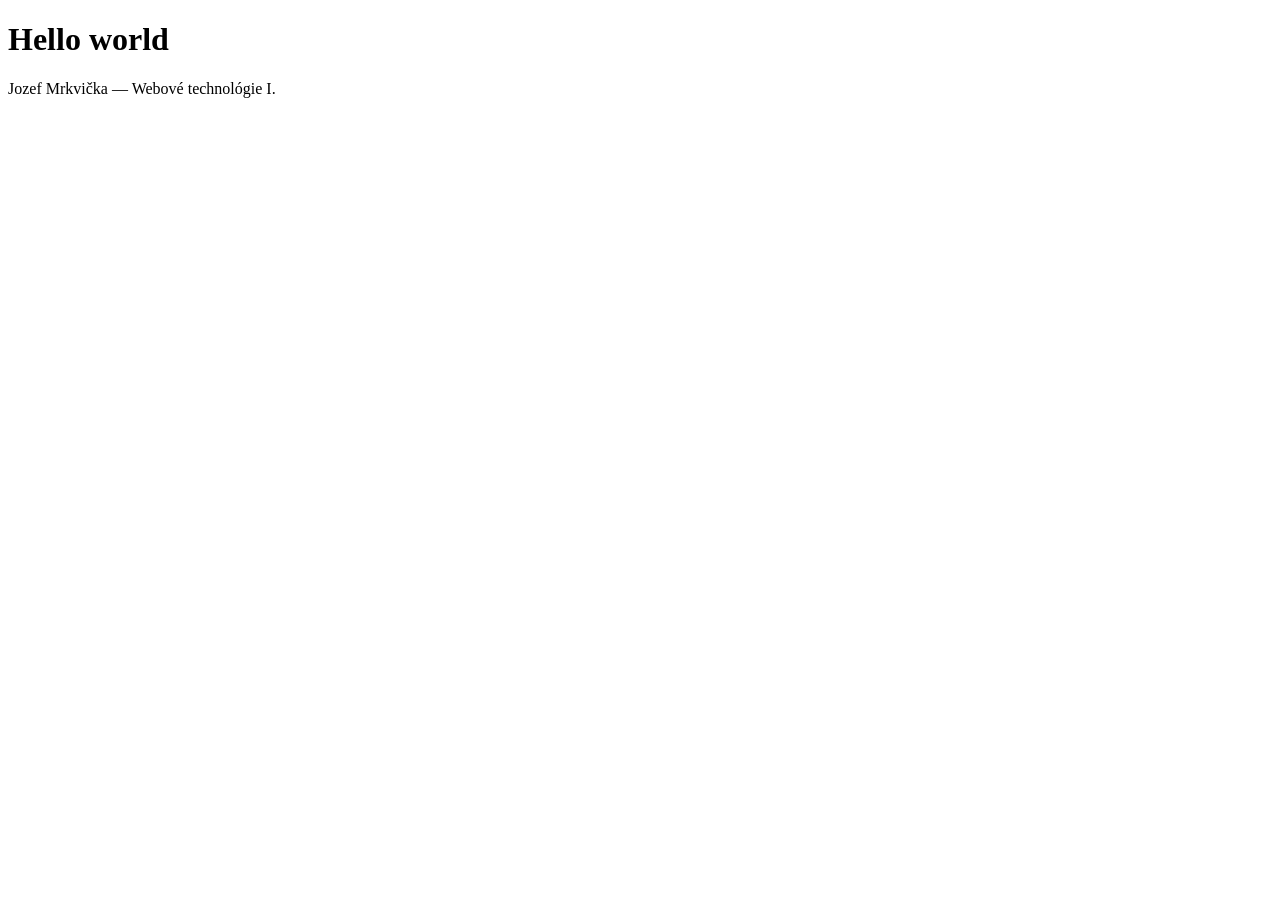
<file: index.html>
<!DOCTYPE html>
<html lang="sk">
  <head>
    <meta charset="UTF-8" />
    <meta name="viewport" content="width=device-width, initial-scale=1.0" />
    <title>Hello world</title>
  </head>
  <body>
    <h1>Hello world</h1>
    <p>Jozef Mrkvička — Webové technológie I.</p>
  </body>
</html>
</file>
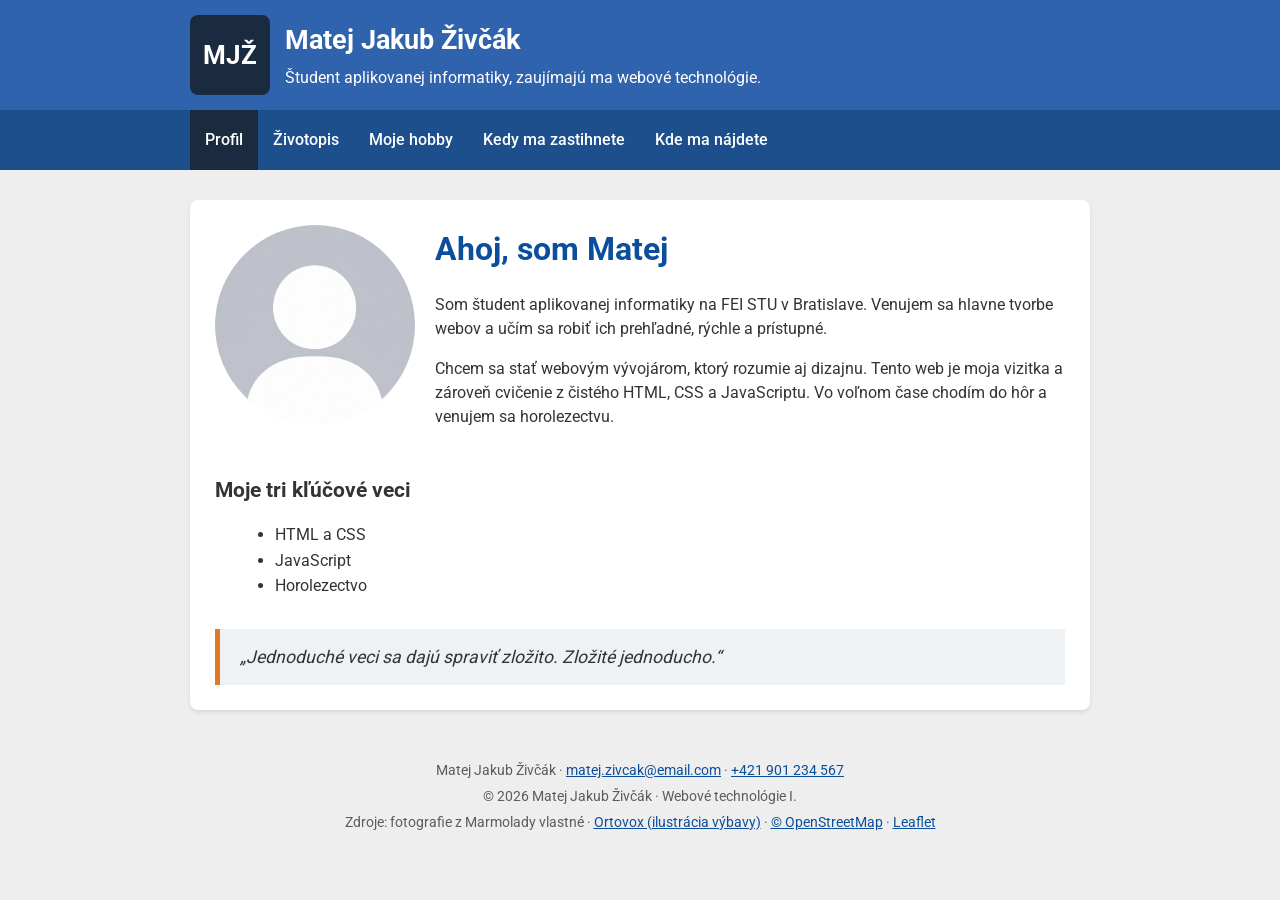
<file: Z1_zivcak/index.html>
<!DOCTYPE html>
<html lang="sk">
<head>
    <meta charset="UTF-8">
    <meta name="viewport" content="width=device-width, initial-scale=1">

    <title>Profil | Matej Jakub Živčák</title>
    <meta name="description" content="Osobná vizitka Mateja Jakuba Živčáka, študenta aplikovanej informatiky na FEI STU.">
    <meta property="og:title" content="Profil | Matej Jakub Živčák">
    <meta property="og:description" content="Osobná vizitka Mateja Jakuba Živčáka, študenta aplikovanej informatiky na FEI STU.">
    <meta property="og:type" content="website">
    <meta property="og:image" content="img/favicon.png">
    <link rel="icon" href="favicon.ico" sizes="any">
    <link rel="icon" href="img/favicon.png" type="image/png">

    <link rel="stylesheet" href="css/styles.css">
</head>

<body>
    <a class="skip-link" href="#main">Preskočiť na obsah</a>
    <div class="fixed">
        <header>
            <div class="top1">
                <div class="monogram" aria-hidden="true">MJŽ</div>   
                
                <div class="name">
                    <div class="text1">
                        Matej Jakub Živčák
                    </div>

                    <div class="text2">
                        Študent aplikovanej informatiky, zaujímajú ma webové technológie.
                    </div>
                </div>
            </div>
        </header>

        <nav aria-label="Hlavná navigácia">
            <button class="menu-toggle" type="button" aria-expanded="false" aria-controls="menu">☰ Menu</button>
            <ul class="menu" id="menu">
                <li><a href="index.html" class="active" aria-current="page">Profil</a></li>
                <li><a href="pages/cv.html">Životopis</a></li>
                <li><a href="pages/workspace.html">Moje hobby</a></li>
                <li><a href="pages/schedule.html">Kedy ma zastihnete</a></li>
                <li><a href="pages/map.html">Kde ma nájdete</a></li>
            </ul>
        </nav>
    </div>  

    
    <main id="main" class="container">
        <section class="card">
            <div class="bio-section">
                <img src="img/avatar.jpg" alt="Avatar Mateja – ilustrácia postavy" width="200" height="200" loading="lazy" class="profile-img">
                <div class="bio-text">
                    <h1>Ahoj, som Matej</h1>
                    <p>Som študent aplikovanej informatiky na FEI STU v Bratislave. Venujem sa hlavne tvorbe webov a učím sa robiť ich prehľadné, rýchle a prístupné.</p>
                    <p>Chcem sa stať webovým vývojárom, ktorý rozumie aj dizajnu. Tento web je moja vizitka a zároveň cvičenie z čistého HTML, CSS a JavaScriptu. Vo voľnom čase chodím do hôr a venujem sa horolezectvu.</p>
                </div>
            </div>

            <h2>Moje tri kľúčové veci</h2>
            <ul>
                <li>HTML a CSS</li>
                <li>JavaScript</li>
                <li>Horolezectvo</li>
            </ul>

            <aside>
                <blockquote>
                    „Jednoduché veci sa dajú spraviť zložito. Zložité jednoducho.“
                </blockquote>
            </aside>
        </section>
    </main>
    
    <footer>
        <address>
            Matej Jakub Živčák ·
            <a href="mailto:matej.zivcak@email.com">matej.zivcak@email.com</a> ·
            <a href="tel:+421901234567">+421 901 234 567</a>
        </address>
        <p>© 2026 Matej Jakub Živčák · Webové technológie I.</p>
        <p>
            Zdroje: fotografie z Marmolady vlastné ·
            <a href="https://www.ortovox.com/uk/safety-academy-lab-ice/chapter-1/equipment-for-high-alpine-touring" target="_blank" rel="noopener">Ortovox (ilustrácia výbavy)</a> ·
            <a href="https://www.openstreetmap.org/copyright" target="_blank" rel="noopener">© OpenStreetMap</a> ·
            <a href="https://leafletjs.com/" target="_blank" rel="noopener">Leaflet</a>
        </p>
    </footer>
    <script src="js/script.js"></script>
</body>
</html>
</file>
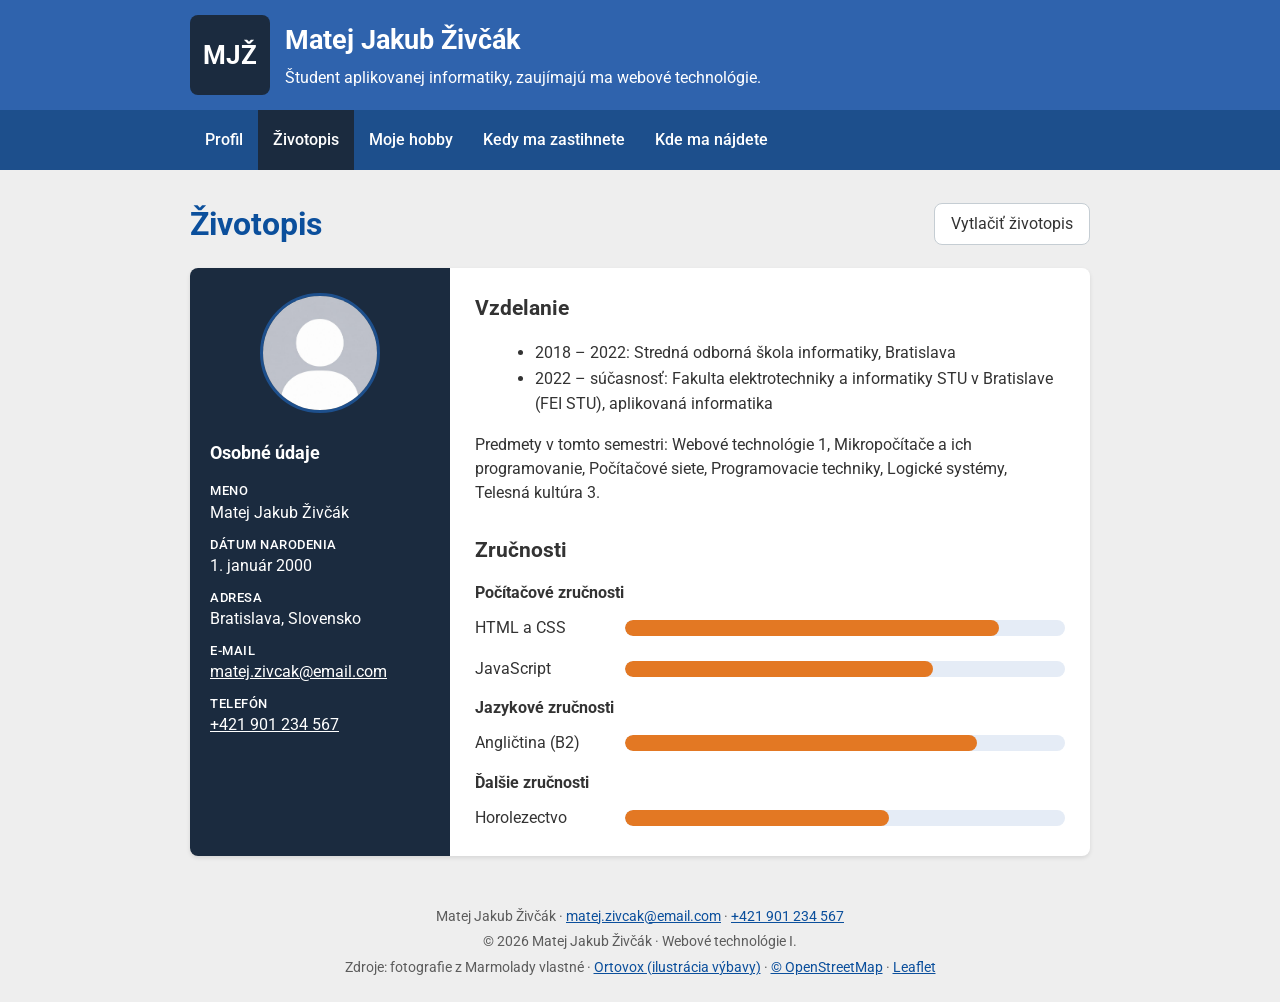
<file: Z1_zivcak/pages/cv.html>
<!DOCTYPE html>
<html lang="sk">
<head>
    <meta charset="UTF-8">
    <meta name="viewport" content="width=device-width, initial-scale=1">

    <title>Životopis | Matej Jakub Živčák</title>
    <meta name="description" content="Životopis Mateja Jakuba Živčáka: vzdelanie, kontakt a zručnosti.">
    <meta property="og:title" content="Životopis | Matej Jakub Živčák">
    <meta property="og:description" content="Životopis Mateja Jakuba Živčáka: vzdelanie, kontakt a zručnosti.">
    <meta property="og:type" content="website">
    <meta property="og:image" content="../img/favicon.png">
    <link rel="icon" href="../favicon.ico" sizes="any">
    <link rel="icon" href="../img/favicon.png" type="image/png">

    <link rel="stylesheet" href="../css/styles.css">
    <link rel="stylesheet" href="../css/print.css" media="print">
</head>

<body>
    <a class="skip-link" href="#main">Preskočiť na obsah</a>
    <div class="fixed">
        <header>
            <div class="top1">
                <div class="monogram" aria-hidden="true">MJŽ</div>   
                
                <div class="name">
                    <div class="text1">
                        Matej Jakub Živčák
                    </div>

                    <div class="text2">
                        Študent aplikovanej informatiky, zaujímajú ma webové technológie.
                    </div>
                </div>
            </div>
        </header>

        <nav aria-label="Hlavná navigácia">
            <button class="menu-toggle" type="button" aria-expanded="false" aria-controls="menu">☰ Menu</button>
            <ul class="menu" id="menu">
                <li><a href="../index.html">Profil</a></li>
                <li><a href="cv.html" class="active" aria-current="page">Životopis</a></li>
                <li><a href="workspace.html">Moje hobby</a></li>
                <li><a href="schedule.html">Kedy ma zastihnete</a></li>
                <li><a href="map.html">Kde ma nájdete</a></li>
            </ul>
        </nav>
    </div>  

    <main id="main" class="container">
        <div class="page-title">
            <h1>Životopis</h1>
            <button type="button" id="print-button">Vytlačiť životopis</button>
        </div>

        <div class="cv">
            <aside class="cv-section-left">
                <div class="profile-avatar">
                    <img src="../img/avatar.jpg" alt="Avatar Mateja – ilustrácia postavy v kruhu" width="120" height="120">
                </div>
                <h2>Osobné údaje</h2>
                <dl class="info">
                    <div><dt>Meno</dt><dd>Matej Jakub Živčák</dd></div>
                    <div><dt>Dátum narodenia</dt><dd>1. január 2000</dd></div>
                </dl>
                <address>
                    <dl class="info">
                        <div><dt>Adresa</dt><dd>Bratislava, Slovensko</dd></div>
                        <div><dt>E-mail</dt><dd><a href="mailto:matej.zivcak@email.com">matej.zivcak@email.com</a></dd></div>
                        <div><dt>Telefón</dt><dd><a href="tel:+421901234567">+421 901 234 567</a></dd></div>
                    </dl>
                </address>
            </aside>

            <section class="cv-section-right">
                <h2>Vzdelanie</h2>
                <ul>
                    <li>2018 – 2022: Stredná odborná škola informatiky, Bratislava</li>
                    <li>2022 – súčasnosť: Fakulta elektrotechniky a informatiky STU v Bratislave (FEI STU), aplikovaná informatika</li>
                </ul>
                <p>Predmety v tomto semestri: Webové technológie 1, Mikropočítače a ich programovanie, Počítačové siete, Programovacie techniky, Logické systémy, Telesná kultúra 3.</p>

                <h2>Zručnosti</h2>
                <h3 class="skills-title">Počítačové zručnosti</h3>
                <ul class="skills">
                    <li>
                        <span>HTML a CSS</span>
                        <div class="bar" role="meter" aria-label="HTML a CSS" aria-valuemin="0" aria-valuemax="100" aria-valuenow="85"><div class="fill" style="width: 85%;"></div></div>
                    </li>
                    <li>
                        <span>JavaScript</span>
                        <div class="bar" role="meter" aria-label="JavaScript" aria-valuemin="0" aria-valuemax="100" aria-valuenow="70"><div class="fill" style="width: 70%;"></div></div>
                    </li>
                </ul>

                <h3 class="skills-title">Jazykové zručnosti</h3>
                <ul class="skills">
                    <li>
                        <span>Angličtina (B2)</span>
                        <div class="bar" role="meter" aria-label="Angličtina" aria-valuemin="0" aria-valuemax="100" aria-valuenow="80"><div class="fill" style="width: 80%;"></div></div>
                    </li>
                </ul>

                <h3 class="skills-title">Ďalšie zručnosti</h3>
                <ul class="skills">
                    <li>
                        <span>Horolezectvo</span>
                        <div class="bar" role="meter" aria-label="Horolezectvo" aria-valuemin="0" aria-valuemax="100" aria-valuenow="60"><div class="fill" style="width: 60%;"></div></div>
                    </li>
                </ul>
            </section>
        </div>
    </main>
    
    <footer>
        <address>
            Matej Jakub Živčák ·
            <a href="mailto:matej.zivcak@email.com">matej.zivcak@email.com</a> ·
            <a href="tel:+421901234567">+421 901 234 567</a>
        </address>
        <p>© 2026 Matej Jakub Živčák · Webové technológie I.</p>
        <p>
            Zdroje: fotografie z Marmolady vlastné ·
            <a href="https://www.ortovox.com/uk/safety-academy-lab-ice/chapter-1/equipment-for-high-alpine-touring" target="_blank" rel="noopener">Ortovox (ilustrácia výbavy)</a> ·
            <a href="https://www.openstreetmap.org/copyright" target="_blank" rel="noopener">© OpenStreetMap</a> ·
            <a href="https://leafletjs.com/" target="_blank" rel="noopener">Leaflet</a>
        </p>
    </footer>
    <script src="../js/script.js"></script>
</body>
</html>
</file>
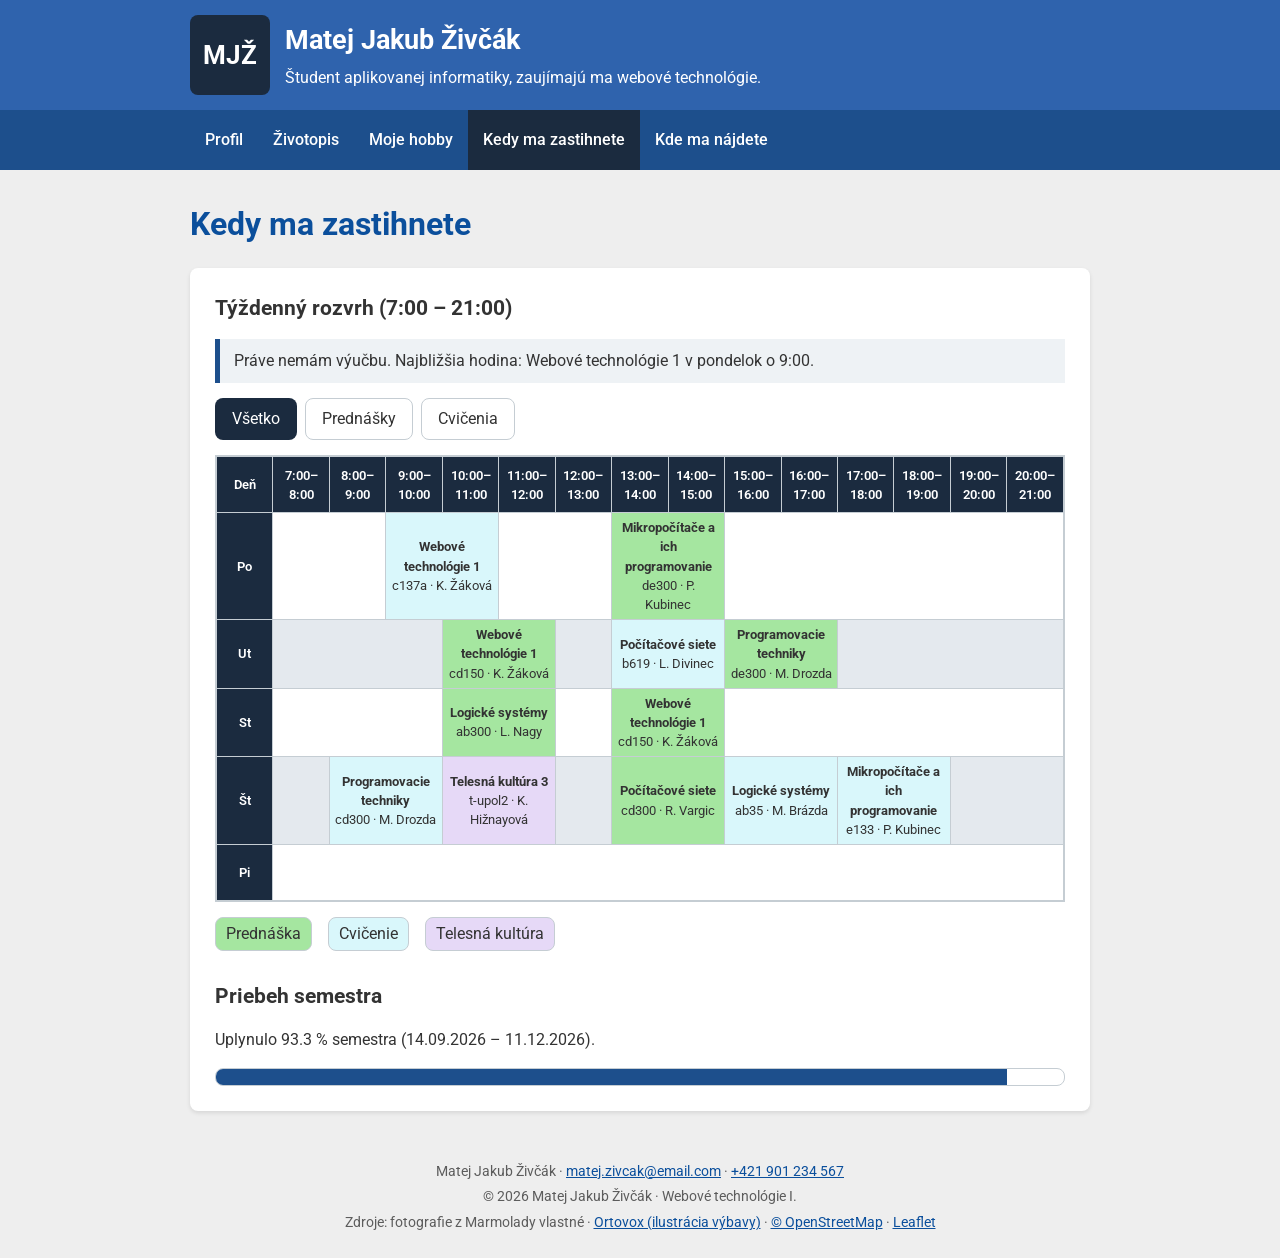
<file: Z1_zivcak/pages/schedule.html>
<!DOCTYPE html>
<html lang="sk">
<head>
    <meta charset="UTF-8">
    <meta name="viewport" content="width=device-width, initial-scale=1">

    <title>Kedy ma zastihnete | Matej Jakub Živčák</title>
    <meta name="description" content="Môj semestrálny rozvrh s prehľadom prednášok a cvičení.">
    <meta property="og:title" content="Kedy ma zastihnete | Matej Jakub Živčák">
    <meta property="og:description" content="Môj semestrálny rozvrh s prehľadom prednášok a cvičení.">
    <meta property="og:type" content="website">
    <meta property="og:image" content="../img/favicon.png">
    <link rel="icon" href="../favicon.ico" sizes="any">
    <link rel="icon" href="../img/favicon.png" type="image/png">

    <link rel="stylesheet" href="../css/styles.css">
</head>

<body>
    <a class="skip-link" href="#main">Preskočiť na obsah</a>
    <div class="fixed">
        <header>
            <div class="top1">
                <div class="monogram" aria-hidden="true">MJŽ</div>   
                
                <div class="name">
                    <div class="text1">
                        Matej Jakub Živčák
                    </div>

                    <div class="text2">
                        Študent aplikovanej informatiky, zaujímajú ma webové technológie.
                    </div>
                </div>
            </div>
        </header>

        <nav aria-label="Hlavná navigácia">
            <button class="menu-toggle" type="button" aria-expanded="false" aria-controls="menu">☰ Menu</button>
            <ul class="menu" id="menu">
                <li><a href="../index.html">Profil</a></li>
                <li><a href="cv.html">Životopis</a></li>
                <li><a href="workspace.html">Moje hobby</a></li>
                <li><a href="schedule.html" class="active" aria-current="page">Kedy ma zastihnete</a></li>
                <li><a href="map.html">Kde ma nájdete</a></li>
            </ul>
        </nav>
    </div>  

     <main id="main" class="container schedule">
        <h1>Kedy ma zastihnete</h1>
        <section class="card">
        <h2>Týždenný rozvrh (7:00 – 21:00)</h2>
        <p id="status" role="status">Aktuálnu hodinu zvýrazňuje JavaScript – ak je vypnutý, rozvrh nájdete v tabuľke nižšie.</p>
 
        <div class="filters" role="group" aria-label="Filter rozvrhu">
            <button type="button" data-filter="all" class="active" aria-pressed="true">Všetko</button>
            <button type="button" data-filter="lecture" aria-pressed="false">Prednášky</button>
            <button type="button" data-filter="exercise" aria-pressed="false">Cvičenia</button>
        </div>
        <p id="empty" hidden>Pre tento filter nie je v rozvrhu žiadna hodina.</p>
 
        <div class="table-wrap">
            <table id="timetable">
                <thead><tr><th scope="col">Deň</th><th scope="col">7:00–8:00</th><th scope="col">8:00–9:00</th><th scope="col">9:00–10:00</th><th scope="col">10:00–11:00</th><th scope="col">11:00–12:00</th><th scope="col">12:00–13:00</th><th scope="col">13:00–14:00</th><th scope="col">14:00–15:00</th><th scope="col">15:00–16:00</th><th scope="col">16:00–17:00</th><th scope="col">17:00–18:00</th><th scope="col">18:00–19:00</th><th scope="col">19:00–20:00</th><th scope="col">20:00–21:00</th></tr></thead>
                <tbody>
                <tr><th scope="row">Po</th>
                    <td class="free" colspan="2"></td>
                    <td class="exercise" colspan="2" data-day="1" data-start="9" data-end="11"><b>Webové technológie 1</b>c137a · K. Žáková</td>
                    <td class="free" colspan="2"></td>
                    <td class="lecture" colspan="2" data-day="1" data-start="13" data-end="15"><b>Mikropočítače a ich programovanie</b>de300 · P. Kubinec</td>
                    <td class="free" colspan="6"></td>
                </tr>
                <tr><th scope="row">Ut</th>
                    <td class="free" colspan="3"></td>
                    <td class="lecture" colspan="2" data-day="2" data-start="10" data-end="12"><b>Webové technológie 1</b>cd150 · K. Žáková</td>
                    <td class="free"></td>
                    <td class="exercise" colspan="2" data-day="2" data-start="13" data-end="15"><b>Počítačové siete</b>b619 · L. Divinec</td>
                    <td class="lecture" colspan="2" data-day="2" data-start="15" data-end="17"><b>Programovacie techniky</b>de300 · M. Drozda</td>
                    <td class="free" colspan="4"></td>
                </tr>
                <tr><th scope="row">St</th>
                    <td class="free" colspan="3"></td>
                    <td class="lecture" colspan="2" data-day="3" data-start="10" data-end="12"><b>Logické systémy</b>ab300 · L. Nagy</td>
                    <td class="free"></td>
                    <td class="lecture" colspan="2" data-day="3" data-start="13" data-end="15"><b>Webové technológie 1</b>cd150 · K. Žáková</td>
                    <td class="free" colspan="6"></td>
                </tr>
                <tr><th scope="row">Št</th>
                    <td class="free"></td>
                    <td class="exercise" colspan="2" data-day="4" data-start="8" data-end="10"><b>Programovacie techniky</b>cd300 · M. Drozda</td>
                    <td class="pe" colspan="2" data-day="4" data-start="10" data-end="12"><b>Telesná kultúra 3</b>t-upol2 · K. Hižnayová</td>
                    <td class="free"></td>
                    <td class="lecture" colspan="2" data-day="4" data-start="13" data-end="15"><b>Počítačové siete</b>cd300 · R. Vargic</td>
                    <td class="exercise" colspan="2" data-day="4" data-start="15" data-end="17"><b>Logické systémy</b>ab35 · M. Brázda</td>
                    <td class="exercise" colspan="2" data-day="4" data-start="17" data-end="19"><b>Mikropočítače a ich programovanie</b>e133 · P. Kubinec</td>
                    <td class="free" colspan="2"></td>
                </tr>
                <tr><th scope="row">Pi</th>
                    <td class="free" colspan="14"></td>
                </tr>
                </tbody>
            </table>
        </div>
 
        <ul class="legend"><li class="lecture">Prednáška</li><li class="exercise">Cvičenie</li><li class="pe">Telesná kultúra</li></ul>
 
        <h2>Priebeh semestra</h2>
        <p id="progress-label"></p>
        <div class="progress" role="progressbar" aria-label="Uplynutá časť semestra" aria-valuemin="0" aria-valuemax="100"><div id="progress-fill"></div></div>
    </section>
    </main>

    <footer>
        <address>
            Matej Jakub Živčák ·
            <a href="mailto:matej.zivcak@email.com">matej.zivcak@email.com</a> ·
            <a href="tel:+421901234567">+421 901 234 567</a>
        </address>
        <p>© 2026 Matej Jakub Živčák · Webové technológie I.</p>
        <p>
            Zdroje: fotografie z Marmolady vlastné ·
            <a href="https://www.ortovox.com/uk/safety-academy-lab-ice/chapter-1/equipment-for-high-alpine-touring" target="_blank" rel="noopener">Ortovox (ilustrácia výbavy)</a> ·
            <a href="https://www.openstreetmap.org/copyright" target="_blank" rel="noopener">© OpenStreetMap</a> ·
            <a href="https://leafletjs.com/" target="_blank" rel="noopener">Leaflet</a>
        </p>
    </footer>
    <script src="../js/script.js"></script>
</body>
</html>
</file>
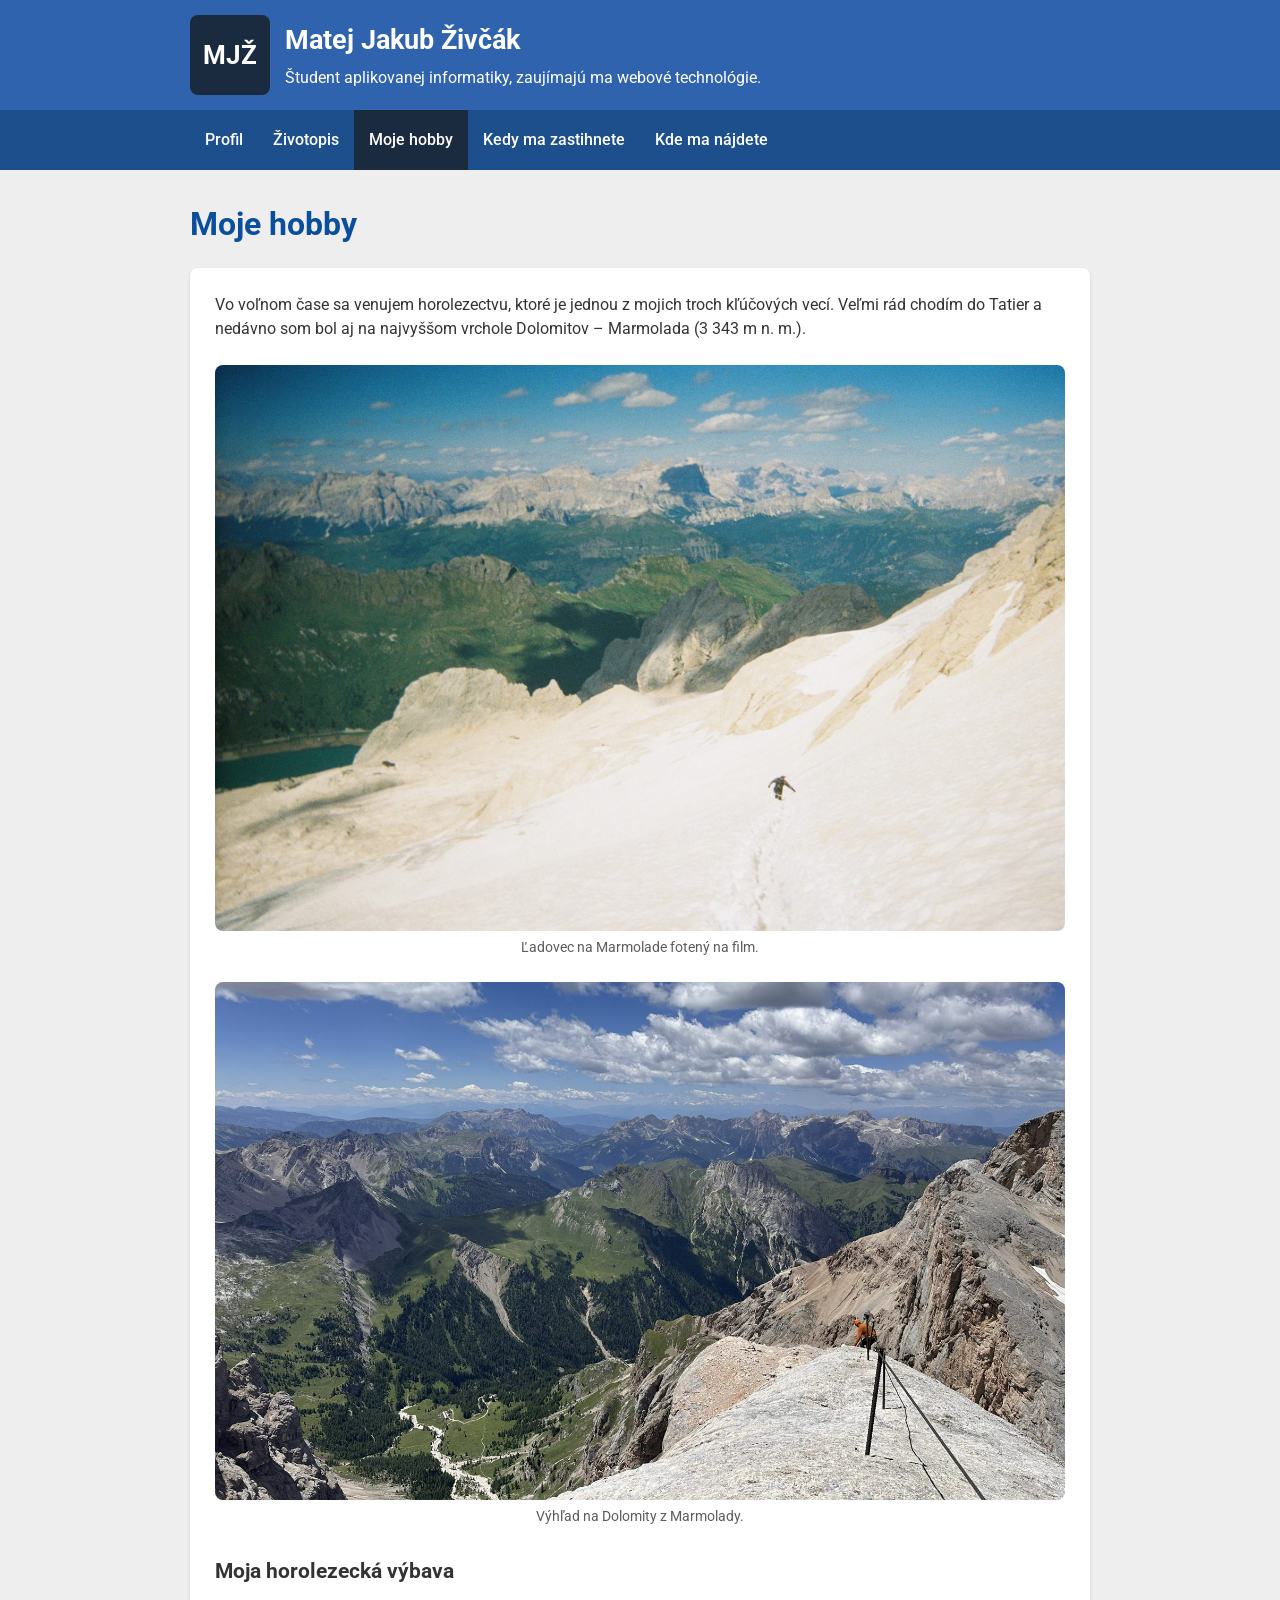
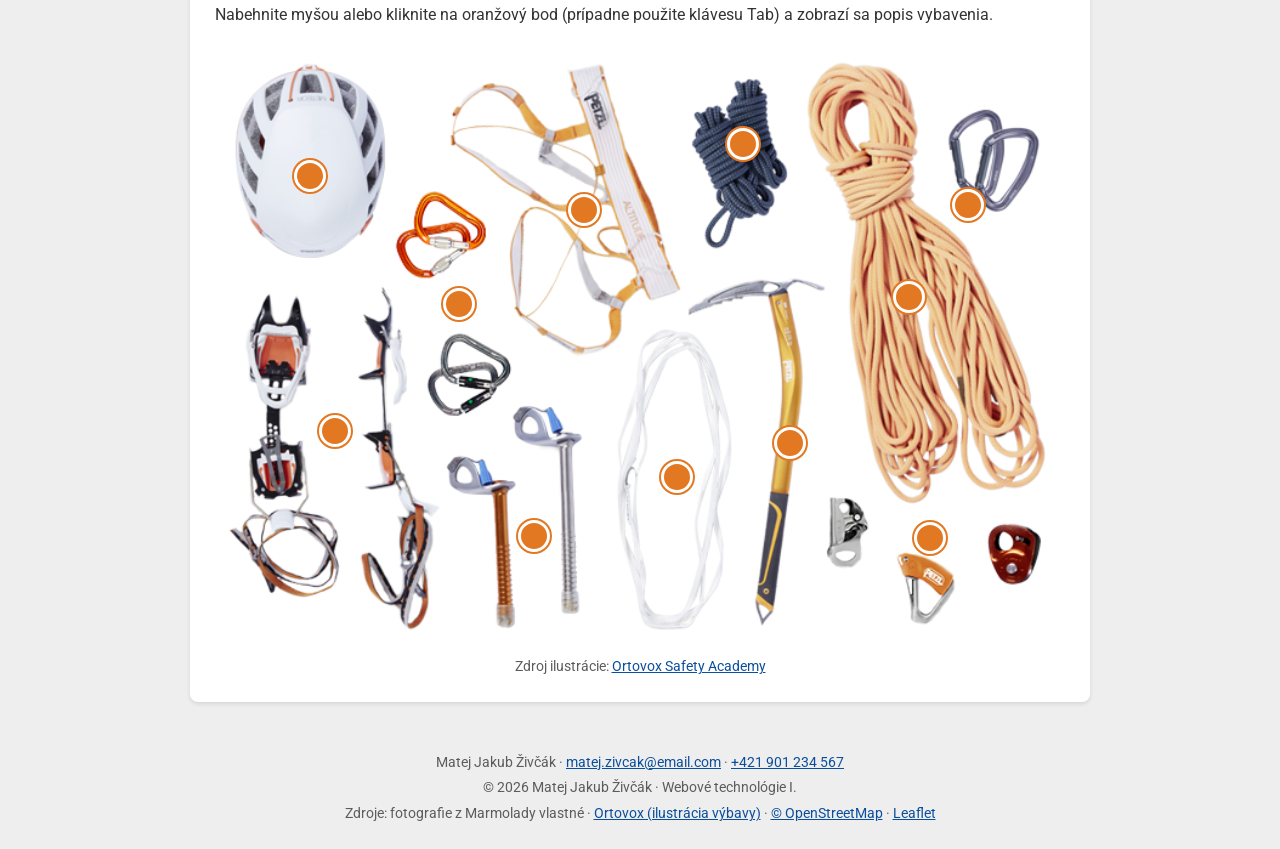
<file: Z1_zivcak/pages/workspace.html>
<!DOCTYPE html>
<html lang="sk">
<head>
    <meta charset="UTF-8">
    <meta name="viewport" content="width=device-width, initial-scale=1">

    <title>Moje hobby | Matej Jakub Živčák</title>
    <meta name="description" content="Moje hobby: horolezectvo, výstup na Marmoladu a moja horolezecká výbava.">
    <meta property="og:title" content="Moje hobby | Matej Jakub Živčák">
    <meta property="og:description" content="Moje hobby: horolezectvo, výstup na Marmoladu a moja horolezecká výbava.">
    <meta property="og:type" content="website">
    <meta property="og:image" content="../img/favicon.png">
    <link rel="icon" href="../favicon.ico" sizes="any">
    <link rel="icon" href="../img/favicon.png" type="image/png">

    <link rel="stylesheet" href="../css/styles.css">
</head>

<body>
    <a class="skip-link" href="#main">Preskočiť na obsah</a>
    <div class="fixed">
        <header>
            <div class="top1">
                <div class="monogram" aria-hidden="true">MJŽ</div>   
                
                <div class="name">
                    <div class="text1">
                        Matej Jakub Živčák
                    </div>

                    <div class="text2">
                        Študent aplikovanej informatiky, zaujímajú ma webové technológie.
                    </div>
                </div>
            </div>
        </header>

        <nav aria-label="Hlavná navigácia">
            <button class="menu-toggle" type="button" aria-expanded="false" aria-controls="menu">☰ Menu</button>
            <ul class="menu" id="menu">
                <li><a href="../index.html">Profil</a></li>
                <li><a href="cv.html">Životopis</a></li>
                <li><a href="workspace.html" class="active" aria-current="page">Moje hobby</a></li>
                <li><a href="schedule.html">Kedy ma zastihnete</a></li>
                <li><a href="map.html">Kde ma nájdete</a></li>
            </ul>
        </nav>
    </div>  


    <main id="main" class="container">
        <h1>Moje hobby</h1>
        <section class="card">
            <p class="hobby-intro">Vo voľnom čase sa venujem horolezectvu, ktoré je jednou z mojich troch kľúčových vecí. Veľmi rád chodím do Tatier a nedávno som bol aj na najvyššom vrchole Dolomitov – Marmolada (3 343 m n. m.).</p>

            <figure class="hobby-photo">
                <img class="image" src="../img/marmolada-glacier.jpg" alt="Horolezec stúpa po ľadovci na Marmolade, v pozadí štíty Dolomitov" width="1600" height="1066" loading="lazy">
                <figcaption>Ľadovec na Marmolade fotený na film.</figcaption>
            </figure>

            <figure class="hobby-photo">
                <img class="image" src="../img/dolomites-view.jpg" alt="Výhľad z hrebeňa Marmolady na zelené doliny a štíty Dolomitov" width="1600" height="975" loading="lazy">
                <figcaption>Výhľad na Dolomity z Marmolady.</figcaption>
            </figure>

            <h2>Moja horolezecká výbava</h2>
            <p>Nabehnite myšou alebo kliknite na oranžový bod (prípadne použite klávesu Tab) a zobrazí sa popis vybavenia.</p>

            <figure class="hotspot-figure">
                <div class="hotspot-image">
                    <img src="../img/equipment.png" alt="Ilustrácia horolezeckej výbavy: prilba, úväzok, laná, karabíny, mačky, cepín, ľadovcové skrutky a blokanty" width="700" height="500">

        <div class="hotspot" style="--x: 11.2%; --y: 21.8%">
          <button class="hotspot__dot" type="button" aria-label="Prilba"></button>
          <div class="hotspot__panel">
            <h2>Prilba</h2>
            <p>Chráni hlavu pred padajúcimi kameňmi, ľadom a pri páde.</p>
          </div>
        </div>

        <div class="hotspot" style="--x: 28.7%; --y: 43%">
          <button class="hotspot__dot" type="button" aria-label="Karabíny s poistkou"></button>
          <div class="hotspot__panel">
            <h2>Karabíny s poistkou</h2>
            <p>Spájajú lano s úväzkom, istiacimi pomôckami alebo kotviacimi bodmi.</p>
          </div>
        </div>

        <div class="hotspot" style="--x: 43.4%; --y: 27.4%">
          <button class="hotspot__dot" type="button" aria-label="Horolezecký úväzok"></button>
          <div class="hotspot__panel">
            <h2>Horolezecký úväzok</h2>
            <p>Slúži na bezpečné spojenie lezca s lanom a istiaci systém.</p>
          </div>
        </div>

        <div class="hotspot hotspot--left" style="--x: 62.1%; --y: 16.6%">
          <button class="hotspot__dot" type="button" aria-label="Prusíková slučka"></button>
          <div class="hotspot__panel">
            <h2>Prusíková slučka</h2>
            <p>Pomocné lano používané na samoistenie, výstup po lane alebo záchranu.</p>
          </div>
        </div>

        <div class="hotspot hotspot--left" style="--x: 81.6%; --y: 41.8%">
          <button class="hotspot__dot" type="button" aria-label="Horolezecké lano"></button>
          <div class="hotspot__panel">
            <h2>Horolezecké lano</h2>
            <p>Hlavný bezpečnostný prvok na istenie a zlaňovanie.</p>
          </div>
        </div>

        <div class="hotspot hotspot--left" style="--x: 88.6%; --y: 26.6%">
          <button class="hotspot__dot" type="button" aria-label="Karabíny"></button>
          <div class="hotspot__panel">
            <h2>Karabíny</h2>
            <p>Používajú sa na pripájanie lana, slučiek a ďalšieho vybavenia.</p>
          </div>
        </div>

        <div class="hotspot" style="--x: 14.1%; --y: 63.9%">
          <button class="hotspot__dot" type="button" aria-label="Mačky"></button>
          <div class="hotspot__panel">
            <h2>Mačky</h2>
            <p>Upevňujú sa na topánky a umožňujú bezpečný pohyb po snehu a ľade.</p>
          </div>
        </div>

        <div class="hotspot hotspot--left" style="--x: 67.7%; --y: 65.8%">
          <button class="hotspot__dot" type="button" aria-label="Cepín"></button>
          <div class="hotspot__panel">
            <h2>Cepín</h2>
            <p>Pomáha pri pohybe v snehu a ľade, zastavení pádu a vytváraní opory.</p>
          </div>
        </div>

        <div class="hotspot" style="--x: 37.5%; --y: 81.1%">
          <button class="hotspot__dot" type="button" aria-label="Ľadovcové skrutky"></button>
          <div class="hotspot__panel">
            <h2>Ľadovcové skrutky</h2>
            <p>Zavŕtavajú sa do ľadu a slúžia ako istiace alebo kotviace body.</p>
          </div>
        </div>

        <div class="hotspot hotspot--left" style="--x: 54.3%; --y: 71.5%">
          <button class="hotspot__dot" type="button" aria-label="Slučka"></button>
          <div class="hotspot__panel">
            <h2>Slučka</h2>
            <p>Používa sa na vytváranie kotiev, predlžovanie istenia alebo spájanie vybavenia.</p>
          </div>
        </div>

        <div class="hotspot hotspot--left" style="--x: 84.1%; --y: 81.5%">
          <button class="hotspot__dot" type="button" aria-label="Lanové blokanty"></button>
          <div class="hotspot__panel">
            <h2>Lanové blokanty</h2>
            <p>Malé, ľahké a mimoriadne užitočné v núdzových situáciách. Napríklad pri stavbe kladkostroja alebo pri samozáchrane po páde do ľadovcovej trhliny.</p>
          </div>
        </div>
                </div>
                <figcaption>
                    Zdroj ilustrácie: <a href="https://www.ortovox.com/uk/safety-academy-lab-ice/chapter-1/equipment-for-high-alpine-touring" target="_blank" rel="noopener noreferrer">Ortovox Safety Academy</a>
                </figcaption>
            </figure>
        </section>
    </main>
    
    <footer>
        <address>
            Matej Jakub Živčák ·
            <a href="mailto:matej.zivcak@email.com">matej.zivcak@email.com</a> ·
            <a href="tel:+421901234567">+421 901 234 567</a>
        </address>
        <p>© 2026 Matej Jakub Živčák · Webové technológie I.</p>
        <p>
            Zdroje: fotografie z Marmolady vlastné ·
            <a href="https://www.ortovox.com/uk/safety-academy-lab-ice/chapter-1/equipment-for-high-alpine-touring" target="_blank" rel="noopener">Ortovox (ilustrácia výbavy)</a> ·
            <a href="https://www.openstreetmap.org/copyright" target="_blank" rel="noopener">© OpenStreetMap</a> ·
            <a href="https://leafletjs.com/" target="_blank" rel="noopener">Leaflet</a>
        </p>
    </footer>
    <script src="../js/script.js"></script>
</body>
</html>
</file>
<file: Z1_zivcak/css/styles.css>
/* One local font file: Roboto (variable weight 400-700, Latin + Latin Extended) */
@font-face {
    font-family: "Roboto";
    font-style: normal;
    font-weight: 400 700;
    font-display: swap;
    src: url("../fonts/chosen-font.woff2") format("woff2");
}

/* Design tokens: every color value lives here (contrast of text >= 4.5:1) */
:root {
    color-scheme: light dark;
    --color-brand: #1d4f8c;
    --color-brand-light: #2f63ad;
    --color-brand-dark: #1b2b3f;
    --color-on-brand: #ffffff;
    --color-accent: #e37823;
    --color-heading: #0b4f9c;
    --color-link-hover: #0a3566;
    --color-text: #333333;
    --color-muted: #5c5c5c;
    --color-bg: #eeeeee;
    --color-surface: #ffffff;
    --color-surface-alt: #eef2f5;
    --color-border: #c5cdd3;
    --color-track: #e5ecf6;
    --color-zebra: #e4e9ee;
    --color-hint: #fff3e0;
    --color-focus: #ff7043;
    --color-success: #2e9e4f;
    --color-danger: #b00020;
    --color-danger-bg: #fde8ec;
    --color-lecture: #a5e6a0;
    --color-exercise: #d9f7fb;
    --color-pe: #e6d9f7;
    --color-shadow: rgb(0 0 0 / 0.1);
    --color-shadow-strong: rgb(0 0 0 / 0.18);
    --radius: 8px;
    --space: 1rem;
    --font-main: "Roboto", Arial, sans-serif;
    --dot-size: 2rem;
    --panel-width: 16rem;
    --panel-area: 8rem;
    --header-height: 170px;
}

/* Dark mode: only the tokens change, the rules stay the same */
@media (prefers-color-scheme: dark) {
    :root {
        --color-brand-dark: #12396b;
        --color-accent: #f0913f;
        --color-heading: #8ab8ff;
        --color-link-hover: #c4dcff;
        --color-text: #e6e9ee;
        --color-muted: #a8b3c0;
        --color-bg: #121820;
        --color-surface: #1c2530;
        --color-surface-alt: #243040;
        --color-border: #3a4756;
        --color-track: #2a3644;
        --color-zebra: #222c38;
        --color-hint: #3a2e1c;
        --color-focus: #ffa07a;
        --color-success: #4cc06f;
        --color-danger: #ff8a99;
        --color-danger-bg: #3d1820;
        --color-lecture: #2f5a2c;
        --color-exercise: #1f4a52;
        --color-pe: #43355a;
        --color-shadow: rgb(0 0 0 / 0.4);
        --color-shadow-strong: rgb(0 0 0 / 0.6);
    }
}

*,
*::before,
*::after {
    box-sizing: border-box;
}

/* Always reserve the scrollbar space, so the centered menu never jumps */
html {
    overflow-y: scroll;
    /* anchors (e.g. the skip link) must not end up under the fixed header */
    scroll-padding-top: var(--header-height);
}

/* Skip link: hidden above the viewport until it gets keyboard focus */
.skip-link {
    position: absolute;
    top: 0;
    left: var(--space);
    z-index: 2000;
    padding: 10px 16px;
    background-color: var(--color-brand-dark);
    color: var(--color-on-brand);
    border-radius: 0 0 var(--radius) var(--radius);
    font-weight: 500;
    transform: translateY(-120%);
}

.skip-link:focus {
    transform: translateY(0);
}

body {
    font-family: var(--font-main);
    line-height: 1.5;
    color: var(--color-text);
    background-color: var(--color-bg);
    margin: 0;
    padding-top: var(--header-height);
}

.fixed {
    position: fixed;
    top: 0;
    left: 0;
    width: 100%;
    z-index: 1000;
}

header {
    background-color: var(--color-brand-light);
    color: var(--color-on-brand);
    height: 110px;
    display: flex;
}

.top1 {
    display: flex;
    flex-direction: row;
    align-items: center;
    width: 80%;
    max-width: 900px;
    margin: 0 auto;
}

/* Monogram made of text and CSS, the favicon uses the same motif */
.monogram {
    display: flex;
    align-items: center;
    justify-content: center;
    flex-shrink: 0;
    width: 80px;
    height: 80px;
    border-radius: var(--radius);
    background-color: var(--color-brand-dark);
    color: var(--color-on-brand);
    font-size: 1.6rem;
    font-weight: 700;
}

.name {
    margin-left: 15px;
}

.text1 {
    font-size: 1.7rem;
    font-weight: bold;
    margin-bottom: 5px;
}

nav {
    background-color: var(--color-brand);
    height: 60px;
    display: flex;
}

/* Unordered list turned into a horizontal menu */
.menu {
    display: flex;
    flex-direction: row;
    width: 80%;
    max-width: 900px;
    margin: 0 auto;
    padding: 0;
    list-style: none;
    height: 60px;
    align-items: stretch;
}

.menu li {
    display: flex;
}

nav a {
    display: flex;
    color: var(--color-on-brand);
    text-decoration: none;
    align-items: center;
    font-weight: 500;
    height: 100%;
    padding: 0 15px;
    transition: background-color 0.2s ease;
}

nav a.active {
    background-color: var(--color-brand-dark);
}

nav a:hover {
    background-color: var(--color-brand-light);
}

/* Same focus ring for every control on every page */
:focus-visible {
    outline: 3px solid var(--color-focus);
    outline-offset: 2px;
}

nav a:focus-visible,
.menu-toggle:focus-visible {
    outline-offset: -3px;
}

/* Every button looks and behaves the same: hover, active, focus */
:where(button) {
    font: inherit;
    padding: 8px 16px;
    cursor: pointer;
    color: var(--color-text);
    background-color: var(--color-surface);
    border: 1px solid var(--color-border);
    border-radius: var(--radius);
    transition: background-color 0.2s ease;
}

:where(button):hover {
    background-color: var(--color-brand-light);
    color: var(--color-on-brand);
}

:where(button).active {
    background-color: var(--color-brand-dark);
    color: var(--color-on-brand);
    /* transparent border shows the same background, so the button keeps its size */
    border-color: transparent;
}

/* Burger button, visible only on small screens */
.menu-toggle {
    display: none;
    font-size: 1.1rem;
    color: var(--color-on-brand);
    background: none;
    border: 0;
    border-radius: 0;
}

.menu-toggle:hover {
    background-color: var(--color-brand-light);
}

main a,
footer a {
    color: var(--color-heading);
}

main a:hover,
footer a:hover {
    color: var(--color-link-hover);
}

main {
    width: 80%;
    max-width: 900px;
    margin: 30px auto;
}

.container {
    width: 80%;
    max-width: 900px;
    margin: 30px auto;
    color: var(--color-text);
}

/* White card, shared by the content of every page */
.card {
    background-color: var(--color-surface);
    padding: 25px;
    margin-bottom: 20px;
    border-radius: var(--radius);
    box-shadow: 0 2px 4px var(--color-shadow);
}

.card > :first-child {
    margin-top: 0;
}

/* Headings */
.container h1 {
    color: var(--color-heading);
    font-size: 2rem;
    margin-top: 0;
    margin-bottom: 20px;
}

.container h2 {
    color: var(--color-text);
    font-size: 1.3rem;
    margin-top: 30px;
    margin-bottom: 15px;
}

/* Floating image (float) */
.profile-img {
    float: left;
    margin-right: 20px;
    margin-bottom: 15px;
    width: 200px;
    height: 200px;
    border-radius: 100px;
    object-fit: cover;
}

/* The text forms its own column next to the floated photo, so the last line never slips under the photo */
.bio-text {
    display: flow-root;
}

.bio-section::after {
    content: "";
    display: block;
    clear: both;
}

/* List */
.container ul {
    margin-left: 20px;
    line-height: 1.6;
}

/* Quote / motto */
blockquote {
    margin: 30px 0 0;
    padding: 15px 20px;
    background-color: var(--color-surface-alt);
    border-left: 5px solid var(--color-accent);
    font-style: italic;
    font-size: 1.1rem;
    color: var(--color-text);
}

footer {
    text-align: center;
    padding: 20px;
    font-size: 0.9rem;
    color: var(--color-muted);
}

footer p {
    margin: 4px 0;
}

address {
    font-style: normal;
}

@media (prefers-reduced-motion: reduce) {
    *,
    *::before,
    *::after {
        transition: none !important;
        animation: none !important;
        scroll-behavior: auto !important;
    }
}

@media (max-width: 768px) {
    .top1,
    .menu,
    main,
    .container {
        width: 92%;
    }

    .monogram {
        width: 56px;
        height: 56px;
        font-size: 1.1rem;
    }

    .text1 {
        font-size: 1.2rem;
    }

    .text2 {
        font-size: 0.85rem;
    }

    .card {
        padding: 15px;
    }

    /* Burger menu: the list is hidden until the button opens it */
    nav {
        flex-direction: column;
        height: auto;
    }

    .menu-toggle {
        display: block;
        width: 92%;
        height: 50px;
        margin: 0 auto;
        padding: 0;
        text-align: left;
    }

    .menu {
        display: none;
        flex-direction: column;
        width: 100%;
        height: auto;
    }

    .menu.menu--open {
        display: flex;
    }

    .menu li {
        display: block;
    }

    nav a {
        height: 48px;
        padding: 0 4%;
    }

    .profile-img {
        width: 140px;
        height: 140px;
    }
}

/* Very narrow screens: the photo sits above the text, the column next to it would be too narrow */
@media (max-width: 600px) {
    .profile-img {
        float: none;
        display: block;
        margin: 0 auto 15px;
    }

    .bio-text h1 {
        text-align: center;
    }
}

/* Shared title row: heading on the left, optional action button on the right */
.page-title {
    display: flex;
    flex-wrap: wrap;
    align-items: center;
    justify-content: space-between;
    gap: var(--space);
    margin-bottom: 20px;
}

.page-title h1 {
    margin-bottom: 0;
}


/* ==========================================================
   Page: CV
   ========================================================== */

/* Two flex columns with different backgrounds, both as tall as the taller one */
.cv {
    display: flex;
    flex-direction: row;
    background-color: var(--color-surface);
    border-radius: var(--radius);
    box-shadow: 0 2px 4px var(--color-shadow);
    overflow: hidden;
}

.cv-section-left {
    flex: 0 0 260px;
    padding: 25px 20px;
    background-color: var(--color-brand-dark);
    color: var(--color-on-brand);
}

.cv-section-left h2 {
    margin-top: 20px;
    font-size: 1.1rem;
    color: inherit;
}

/* Personal data: label on its own line, the value never breaks in the middle */
.info {
    margin: 0;
}

.info div {
    margin-bottom: 10px;
}

.info dt {
    font-size: 0.8rem;
    font-weight: 500;
    text-transform: uppercase;
    letter-spacing: 0.04em;
}

.info dd {
    margin: 0;
    white-space: nowrap;
}

.cv-section-left address {
    margin-top: 10px;
}

.cv-section-left a {
    color: inherit;
}

.cv-section-right {
    flex: 1;
    min-width: 0;
    padding: 25px;
}

.cv-section-right h2:first-child {
    margin-top: 0;
}

.profile-avatar {
    text-align: center;
    margin-bottom: 20px;
}

.profile-avatar img {
    width: 120px;
    height: 120px;
    border-radius: 50%;
    object-fit: cover;
    border: 3px solid var(--color-brand);
}

/* One row per skill: label on the left, level bar on the right */
.skills {
    list-style: none;
    display: grid;
    gap: 15px;
    margin: 0;
    padding: 0;
}

.container .skills {
    margin-left: 0;
}

.skills li {
    display: grid;
    grid-template-columns: 140px 1fr;
    align-items: center;
    gap: 10px;
}

.bar {
    height: 16px;
    background-color: var(--color-track);
    border-radius: 10px;
    overflow: hidden;
}

.fill {
    height: 100%;
    background-color: var(--color-accent);
    border-radius: 10px;
}

@media (max-width: 768px) {
    .cv {
        flex-direction: column;
    }

    .cv-section-left {
        flex-basis: auto;
    }

    .skills li {
        grid-template-columns: 110px 1fr;
    }
}


/* ==========================================================
   Page: workspace (hobby)
   ========================================================== */

.hobby-photo {
  margin: 24px 0 0;
}

.hobby-photo figcaption {
  text-align: center;
}

.skills-title {
  font-size: 1rem;
  margin: 15px 0 10px;
}

figcaption {
  font-size: 0.85rem;
  color: var(--color-muted);
  margin-top: 6px;
  text-align: center;
}

.image {
  width: 100%;
  max-width: 100%;
  border-radius: var(--radius);
  height: auto;
  display: block;
}

/* Step 4: the positioned container is the reference for absolute children */
.hotspot-figure {
  margin: 0;
}

.hotspot-image {
  position: relative;
  max-width: 900px;
  margin: 0 auto;
}

.hotspot-image img {
  display: block;
  width: 100%;
  height: auto;
  cursor: crosshair;
}

/* left/top move the top-left corner, translate moves the center onto the point */
.hotspot {
  position: absolute;
  left: var(--x);
  top: var(--y);
  width: var(--dot-size);
  height: var(--dot-size);
  transform: translate(-50%, -50%);
}

.hotspot__dot {
  display: block;
  width: 100%;
  height: 100%;
  padding: 0;
  border: 3px solid var(--color-surface);
  border-radius: 50%;
  background: var(--color-accent);
  box-shadow: 0 0 0 2px var(--color-accent);
  cursor: pointer;
}

.hotspot__dot:hover {
  background: var(--color-brand);
}

/* Step 6: the panel is positioned against its .hotspot (absolute counts as positioned) */
.hotspot__panel {
  position: absolute;
  top: 100%;
  left: 0;
  width: var(--panel-width);
  padding: var(--space);
  background: var(--color-surface);
  border-left: 4px solid var(--color-brand);
  border-radius: var(--radius);
  box-shadow: 0 0.5rem 1.5rem var(--color-shadow-strong);
  opacity: 0;
  visibility: hidden;
  transition:
    opacity 0.2s,
    visibility 0.2s;
}

.hotspot__panel h2 {
  margin: 0 0 0.25rem;
  font-size: 1rem;
  color: var(--color-heading);
}

.hotspot__panel p {
  margin: 0;
}

.hotspot:hover .hotspot__panel,
.hotspot:focus-within .hotspot__panel {
  opacity: 1;
  visibility: visible;
}

/* Step 7: transform creates a stacking context, so lift the whole open hotspot */
.hotspot:hover,
.hotspot:focus-within {
  z-index: 10;
}

/* Step 8: hotspots in the right half open their panel to the left */
.hotspot--left .hotspot__panel {
  left: auto;
  right: 0;
}

/*
 * Step 9: on small screens all panels share one fixed area below the image.
 * The dot becomes the positioned element instead of .hotspot, so the nearest
 * positioned ancestor of the panel is the figure, not the hotspot.
 */
@media (max-width: 768px) {
  /* margin, not padding: top in % must stay relative to the image height */
  .hotspot-image {
    margin-bottom: calc(var(--panel-area) + var(--space));
  }

  .hotspot {
    position: static;
    width: auto;
    height: 0;
    transform: none;
  }

  .hotspot__dot {
    position: absolute;
    left: var(--x);
    top: var(--y);
    width: var(--dot-size);
    height: var(--dot-size);
    transform: translate(-50%, -50%);
  }

  .hotspot-image .hotspot__panel {
    top: 100%;
    left: 0;
    right: 0;
    width: auto;
    height: var(--panel-area);
    overflow: auto;
    box-shadow: none;
  }

  /* Hover wins over focus, so exactly one panel is visible */
  .hotspot-image:has(.hotspot:hover) .hotspot:not(:hover) .hotspot__panel {
    opacity: 0;
    visibility: hidden;
  }

  /* Nothing selected yet: show the first panel, the area is never empty */
  .hotspot-image:not(:has(.hotspot:hover, .hotspot:focus-within))
    .hotspot:first-of-type
    .hotspot__panel {
    opacity: 1;
    visibility: visible;
  }
}

@media (prefers-reduced-motion: reduce) {
  .hotspot__panel {
    transition: none;
  }
}


/* ==========================================================
   Page: schedule
   ========================================================== */

#status {
    padding: 10px 14px;
    background-color: var(--color-surface-alt);
    border-left: 5px solid var(--color-brand);
    margin: 0 0 15px;
}

#empty {
    padding: 10px 14px;
    background-color: var(--color-hint);
    border-left: 5px solid var(--color-accent);
}

.filters {
    display: flex;
    gap: 8px;
    margin-bottom: 15px;
}

.table-wrap {
    overflow-x: auto;
    border: 1px solid var(--color-border);
}

#timetable {
    border-collapse: collapse;
    width: 100%;
    min-width: 820px;
    table-layout: fixed;
    font-size: 0.8rem;
}

#timetable th,
#timetable td {
    border: 1px solid var(--color-border);
    padding: 5px;
    text-align: center;
    vertical-align: middle;
    height: 56px;
}

#timetable thead th,
#timetable tbody th {
    background: var(--color-brand-dark);
    color: var(--color-on-brand);
    font-weight: 600;
}

#timetable tbody th {
    width: 40px;
}

#timetable tbody tr:nth-of-type(odd) td.free {
    background: var(--color-surface);
}

#timetable tbody tr:nth-of-type(even) td.free {
    background: var(--color-zebra);
}

#timetable td b {
    display: block;
}

#timetable td.lecture {
    background: var(--color-lecture);
}

#timetable td.exercise {
    background: var(--color-exercise);
}

#timetable td.pe {
    background: var(--color-pe);
}

#timetable td.now {
    outline: 4px solid var(--color-focus);
    outline-offset: -4px;
}

#timetable td.dim {
    background: repeating-linear-gradient(45deg, var(--color-surface), var(--color-surface) 6px, var(--color-surface-alt) 6px, var(--color-surface-alt) 12px);
    color: transparent;
}

.legend {
    list-style: none;
    display: flex;
    flex-wrap: wrap;
    gap: 8px 16px;
    padding: 0;
    margin: 15px 0;
}

.container .legend {
    margin-left: 0;
}

.legend li {
    padding: 3px 10px;
    border-radius: var(--radius);
    border: 1px solid var(--color-border);
}

.legend .lecture {
    background: var(--color-lecture);
}

.legend .exercise {
    background: var(--color-exercise);
}

.legend .pe {
    background: var(--color-pe);
}

.progress {
    height: 18px;
    background: var(--color-surface);
    border: 1px solid var(--color-border);
    border-radius: var(--radius);
    overflow: hidden;
}

#progress-fill {
    height: 100%;
    width: 0;
    background: var(--color-brand);
    transition: width 0.6s;
}

@media (max-width: 700px) {
    #timetable {
        font-size: 0.7rem;
    }
}

@media (prefers-reduced-motion: reduce) {
    #progress-fill {
        transition: none;
    }
}


/* ==========================================================
   Page: map
   ========================================================== */

.map-page h3 {
    margin: 0 0 8px;
}

.hint {
    background: var(--color-hint);
    border-left: 5px solid var(--color-accent);
    padding: 10px 14px;
    margin-bottom: 15px;
}

.hint ol {
    margin: 6px 0 0 20px;
    padding: 0;
    line-height: 1.6;
}

.map-layout {
    display: grid;
    grid-template-columns: 1fr 280px;
    gap: 20px;
}

/* isolation keeps Leaflet's own z-index values (zoom buttons, popups) inside the map,
   so they never cover the fixed header and menu */
#map {
    isolation: isolate;
    height: clamp(320px, 55vh, 520px);
    width: 100%;
    min-width: 0;
    border-radius: var(--radius);
}

.panel {
    display: flex;
    flex-direction: column;
    gap: 10px;
    min-width: 0;
}

.panel .legend {
    list-style: none;
    margin: 0;
    padding: 0;
    display: flex;
    flex-wrap: wrap;
    gap: 4px 12px;
    font-size: 0.85rem;
}

.container .legend {
    margin-left: 0;
}

.dot {
    display: inline-block;
    width: 11px;
    height: 11px;
    border-radius: 50%;
    margin-right: 5px;
    border: 2px solid var(--color-surface);
    box-shadow: 0 0 0 1px var(--color-muted);
}

.dot.school {
    background: var(--color-brand);
}

.dot.home {
    background: var(--color-accent);
}

.dot.user {
    background: var(--color-success);
}

#list-empty {
    margin: 0;
    color: var(--color-muted);
    font-style: italic;
}

.container .points {
    margin: 0;
    padding: 0;
    list-style: none;
    max-height: 220px;
    overflow-y: auto;
    display: flex;
    flex-direction: column;
    gap: 6px;
}

.points li {
    display: flex;
    gap: 4px;
}

.points .select {
    flex: 1;
    min-width: 0;
    text-align: left;
    overflow: hidden;
    text-overflow: ellipsis;
    white-space: nowrap;
}

.points .remove {
    padding: 0 10px;
    color: var(--color-danger);
}

.points .remove:hover {
    background: var(--color-danger-bg);
}

.target {
    border: 1px solid var(--color-border);
    border-radius: var(--radius);
    margin: 0;
    padding: 6px 12px 8px;
    display: flex;
    gap: 16px;
    flex-wrap: wrap;
}

.target label {
    cursor: pointer;
}

#result {
    margin: 0;
    padding: 10px 12px;
    background: var(--color-surface-alt);
    border-left: 5px solid var(--color-brand);
    border-radius: var(--radius);
}

.source {
    font-size: 0.8rem;
    margin: 12px 0 0;
    color: var(--color-muted);
}

.popup-form {
    display: flex;
    flex-direction: column;
    gap: 6px;
    min-width: 150px;
}

.popup-form input {
    font: inherit;
    padding: 5px;
}

.popup-form button {
    padding: 5px;
}

@media (max-width: 768px) {
    .map-layout {
        grid-template-columns: 1fr;
    }

    .container .points {
        max-height: 180px;
    }
}

.map-actions {
    display: flex;
    flex-wrap: wrap;
    align-items: center;
    gap: 8px;
    margin: 0 0 12px;
}

.map-actions p {
    margin: 0;
    font-size: 0.85rem;
    color: var(--color-muted);
}

/* Contacts in the footer never break in the middle */
footer a {
    white-space: nowrap;
}

@media (max-width: 768px) {
    :root {
        --dot-size: 1.5rem;
    }
}
</file>
<file: Z1_zivcak/css/print.css>
/* Print style: the CV fits on one page, without navigation and decorative backgrounds */
@media print {
    @page {
        size: A4;
        margin: 12mm;
    }

    /* Always print in the light scheme, even if dark mode is active */
    :root {
        --color-text: #000000;
        --color-heading: #000000;
        --color-muted: #333333;
        --color-surface: #ffffff;
        --color-bg: #ffffff;
    }

    .skip-link {
        display: none;
    }

    body {
        padding-top: 0;
        background: none;
        font-size: 10.5pt;
    }

    .fixed {
        position: static;
    }

    header {
        height: auto;
        background: none;
        color: var(--color-text);
    }

    .monogram {
        width: 56px;
        height: 56px;
        background: none;
        color: var(--color-text);
        border: 1px solid currentColor;
    }

    nav,
    footer p,
    #print-button {
        display: none;
    }

    footer {
        padding: 0;
        font-size: 9pt;
    }

    main,
    .container {
        width: 100%;
        margin: 10px 0 0;
    }

    .container h1 {
        margin-bottom: 10px;
    }

    .cv {
        background: none;
        box-shadow: none;
        border-radius: 0;
        border: 1px solid currentColor;
        break-inside: avoid;
    }

    .cv-section-left {
        flex-basis: 220px;
        background: none;
        color: var(--color-text);
        border-right: 1px solid currentColor;
    }

    .cv-section-left a {
        text-decoration: none;
    }

    .info div {
        margin-bottom: 4px;
    }

    .skills {
        gap: 6px;
    }

    .profile-avatar img {
        width: 90px;
        height: 90px;
    }

    .bar {
        background: none;
        border: 1px solid currentColor;
    }

    .fill {
        background: currentColor;
        -webkit-print-color-adjust: exact;
        print-color-adjust: exact;
    }
}
</file>
